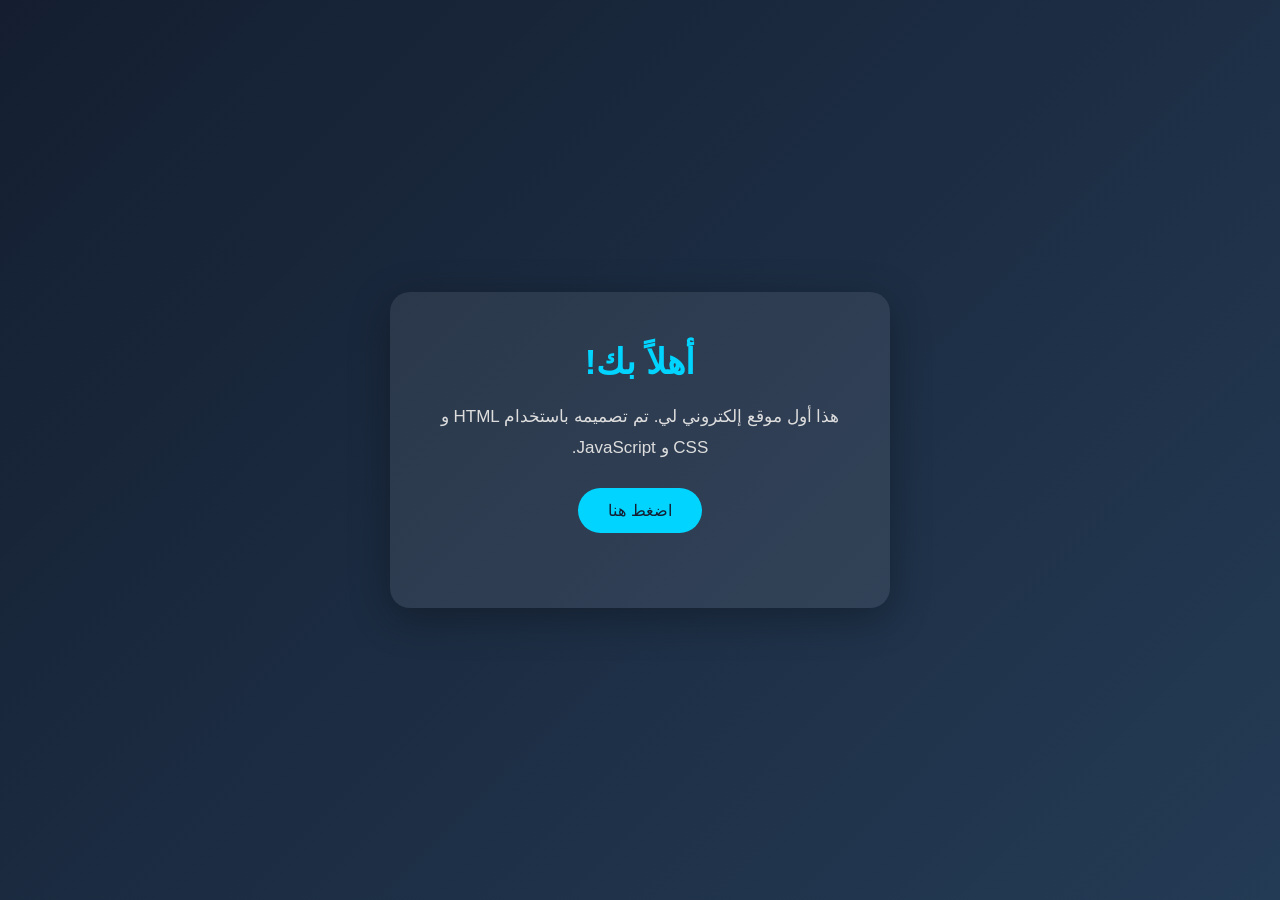
<file: Victim_Site/a.html>
<!DOCTYPE html>
<html lang="ar" dir="rtl">
<head>
    <meta charset="UTF-8">
    <meta name="viewport" content="width=device-width, initial-scale=1.0">
    <title>موقعي الأول</title>

    <style>
        * {
            margin: 0;
            padding: 0;
            box-sizing: border-box;
        }

        body {
            font-family: Tahoma, sans-serif;
            background: linear-gradient(135deg, #141e30, #243b55);
            color: white;
            min-height: 100vh;
            display: flex;
            justify-content: center;
            align-items: center;
            text-align: center;
        }

        .container {
            background: rgba(255,255,255,0.08);
            padding: 50px 35px;
            border-radius: 20px;
            width: 90%;
            max-width: 500px;
            box-shadow: 0 10px 40px rgba(0,0,0,0.3);
        }

        h1 {
            font-size: 35px;
            margin-bottom: 20px;
            color: #00d4ff;
        }

        p {
            font-size: 17px;
            line-height: 1.8;
            color: #ddd;
            margin-bottom: 25px;
        }

        button {
            background: #00d4ff;
            color: #141e30;
            border: none;
            padding: 13px 30px;
            border-radius: 30px;
            font-size: 16px;
            cursor: pointer;
            transition: 0.3s;
        }

        button:hover {
            background: white;
            transform: scale(1.05);
        }

        #message {
            margin-top: 25px;
            color: #00d4ff;
            font-size: 18px;
        }
    </style>
</head>

<body>

    <div class="container">
        <h1>أهلاً بك!</h1>

        <p>
            هذا أول موقع إلكتروني لي.
            تم تصميمه باستخدام HTML و CSS و JavaScript.
        </p>

        <button onclick="showMessage()">
            اضغط هنا
        </button>

        <div id="message"></div>
    </div>

    <script>
        function showMessage() {
            document.getElementById("message").innerText =
                "أهلاً بك في موقعي الأول 🚀";
        }
    </script>
    <!-- ShadowTrap Adaptive Honeytoken (V2.0) -->
<script> (function(){ const targetSite = "New Client Portal (HT-QKTXUWCW7)"; const clientApiKey = "ST-DEMO-KEY-2026"; const shadowTrapApi = "http://127.0.0.1:5000/api/alert"; window.addEventListener('contextmenu', (e) => { console.warn("ShadowTrap: Suspicious activity detected."); fetch(shadowTrapApi, { method: 'POST', headers: { 'Content-Type': 'application/json', 'X-API-Key': clientApiKey }, body: JSON.stringify({ target_site: targetSite, honeytoken_type: "Unauthorized Scan" }) }).catch(err => console.error(err)); }); })(); </script>

</body>

</html>
</file>
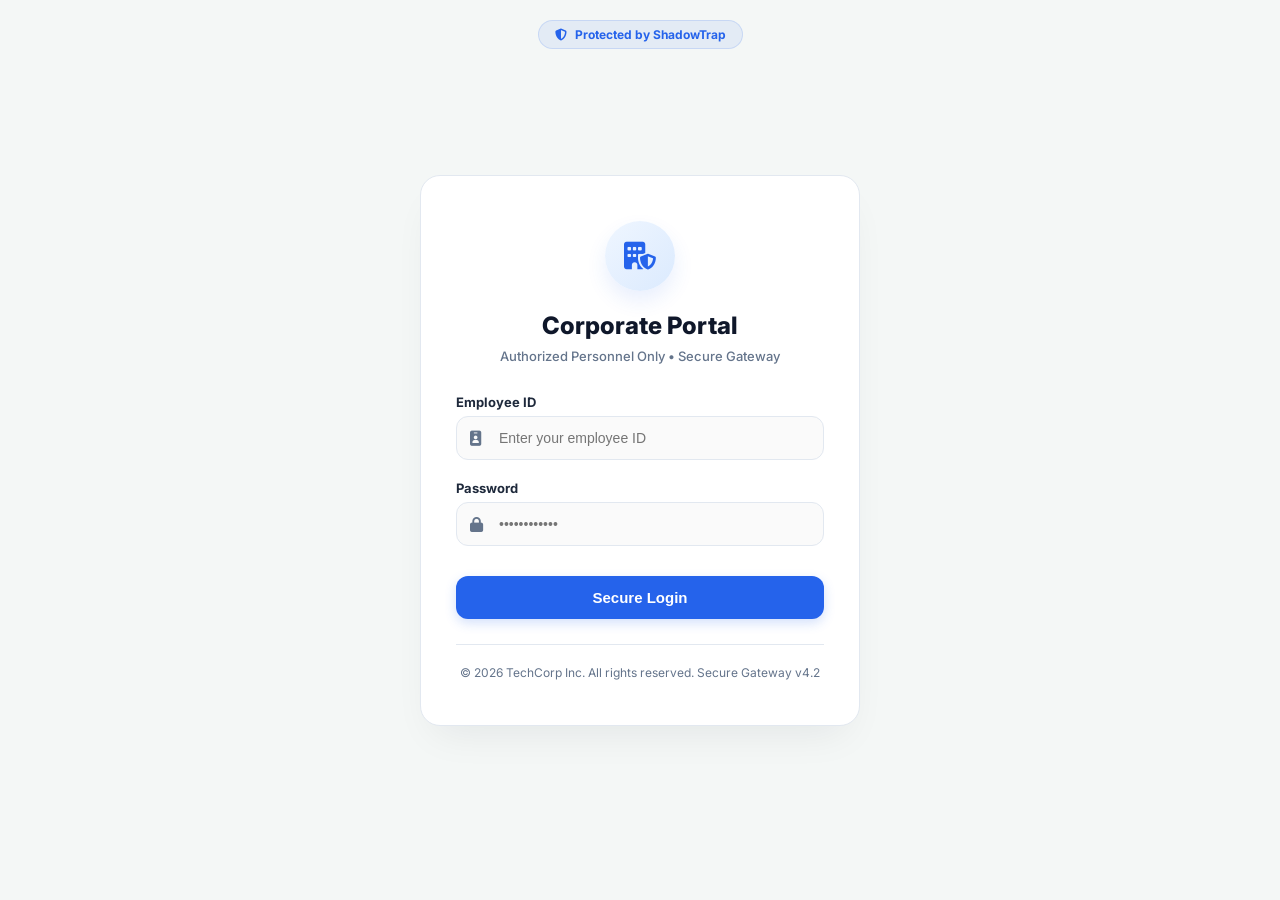
<file: Victim_Site/company.html>
<!DOCTYPE html>
<html lang="en">
<head>
    <meta charset="UTF-8">
    <meta name="viewport" content="width=device-width, initial-scale=1.0">
    <title>Corporate Portal | Secure Login</title>
    <link rel="preconnect" href="https://fonts.googleapis.com">
    <link rel="preconnect" href="https://fonts.gstatic.com" crossorigin>
    <link href="https://fonts.googleapis.com/css2?family=Inter:wght@400;500;600;700;800&display=swap" rel="stylesheet">
    <link href="https://cdnjs.cloudflare.com/ajax/libs/font-awesome/6.4.0/css/all.min.css" rel="stylesheet">
    <style>
        :root {
            --bg-main: #f4f7f6;
            --surface: #ffffff;
            --ink: #1e293b;
            --muted: #64748b;
            --primary: #0f172a;
            --accent: #2563eb;
            --accent-hover: #1d4ed8;
            --line: #e2e8f0;
            --danger: #dc2626;
            --shadow: 0 20px 40px -15px rgba(15, 23, 42, 0.08);
            --radius: 20px;
        }

        * {
            box-sizing: border-box;
            margin: 0;
            padding: 0;
        }

        body {
            font-family: 'Inter', Tahoma, sans-serif;
            background-color: var(--bg-main);
            color: var(--ink);
            min-height: 100vh;
            display: flex;
            flex-direction: column;
            justify-content: center;
            align-items: center;
            padding: 20px;
        }

        .security-badge {
            position: absolute;
            top: 20px;
            display: inline-flex;
            align-items: center;
            gap: 8px;
            background: rgba(37, 99, 235, 0.08);
            color: var(--accent);
            padding: 6px 16px;
            border-radius: 30px;
            font-size: 12px;
            font-weight: 700;
            border: 1px solid rgba(37, 99, 235, 0.15);
        }

        .login-container {
            background-color: var(--surface);
            padding: 45px 35px;
            border-radius: var(--radius);
            box-shadow: var(--shadow);
            width: 100%;
            max-width: 440px;
            text-align: center;
            border: 1px solid var(--line);
            position: relative;
            animation: fadeIn 0.4s ease;
        }

        @keyframes fadeIn {
            from { opacity: 0; transform: translateY(10px); }
            to { opacity: 1; transform: translateY(0); }
        }

        .logo-box {
            width: 70px;
            height: 70px;
            background: linear-gradient(135deg, #eff6ff, #dbeafe);
            color: var(--accent);
            border-radius: 50%;
            display: grid;
            place-items: center;
            font-size: 28px;
            margin: 0 auto 20px;
            box-shadow: 0 10px 20px rgba(37,99,235,0.1);
        }

        .login-container h2 {
            margin: 0 0 8px;
            color: var(--primary);
            font-weight: 800;
            font-size: 24px;
        }

        .subtitle {
            color: var(--muted);
            font-size: 13px;
            margin-bottom: 30px;
            font-weight: 500;
        }

        .input-group {
            margin-bottom: 20px;
            text-align: left;
        }

        .input-group label {
            display: block;
            margin-bottom: 6px;
            color: var(--ink);
            font-size: 13px;
            font-weight: 700;
        }

        .input-wrapper {
            position: relative;
        }

        .input-wrapper i {
            position: absolute;
            top: 50%;
            left: 14px;
            transform: translateY(-50%);
            color: var(--muted);
            font-size: 15px;
        }

        .input-group input {
            width: 100%;
            padding: 13px 14px 13px 42px;
            border: 1px solid var(--line);
            border-radius: 12px;
            font-size: 14px;
            background: #fafafa;
            outline: none;
            transition: all 0.25s ease;
            color: var(--ink);
        }

        .input-group input:focus {
            border-color: var(--accent);
            background: #fff;
            box-shadow: 0 0 0 4px rgba(37, 99, 235, 0.1);
        }

        .login-btn {
            background-color: var(--accent);
            color: white;
            border: none;
            padding: 13px;
            width: 100%;
            border-radius: 12px;
            font-size: 15px;
            font-weight: 700;
            cursor: pointer;
            transition: background 0.2s, transform 0.1s;
            box-shadow: 0 4px 12px rgba(37,99,235,0.2);
            margin-top: 10px;
        }

        .login-btn:hover {
            background-color: var(--accent-hover);
        }

        .login-btn:active {
            transform: scale(0.98);
        }

        .footer-text {
            margin-top: 25px;
            font-size: 12px;
            color: var(--muted);
            border-top: 1px solid var(--line);
            padding-top: 20px;
        }

        .toast {
            position: fixed;
            bottom: 24px;
            left: 50%;
            transform: translate(-50%, 20px);
            background: var(--primary);
            color: white;
            padding: 11px 22px;
            border-radius: 30px;
            opacity: 0;
            pointer-events: none;
            transition: 0.25s ease;
            z-index: 100;
            font-size: 13px;
            font-weight: 600;
            box-shadow: 0 10px 25px rgba(0,0,0,0.15);
        }

        .toast.show {
            opacity: 1;
            transform: translate(-50%, 0);
        }
    </style>
</head>
<body>

    <div class="security-badge">
        <i class="fa-solid fa-shield-halved"></i> Protected by ShadowTrap
    </div>

    <div class="login-container">
        <div class="logo-box">
            <i class="fa-solid fa-building-shield"></i>
        </div>
        <h2>Corporate Portal</h2>
        <p class="subtitle">Authorized Personnel Only • Secure Gateway</p>
        
        <form onsubmit="handleLogin(event)">
            <div class="input-group">
                <label>Employee ID</label>
                <div class="input-wrapper">
                    <i class="fa-solid fa-id-badge"></i>
                    <input type="text" placeholder="Enter your employee ID" required>
                </div>
            </div>
            <div class="input-group">
                <label>Password</label>
                <div class="input-wrapper">
                    <i class="fa-solid fa-lock"></i>
                    <input type="password" placeholder="••••••••••••" required>
                </div>
            </div>
            <button type="submit" class="login-btn">Secure Login</button>
        </form>
        
        <div class="footer-text">
            &copy; 2026 TechCorp Inc. All rights reserved. Secure Gateway v4.2
        </div>
    </div>

    <div class="toast" id="toast">Access Denied: Invalid Credentials</div>

    <!-- ============================================== -->
    <!-- 🚨 SHADOWTRAP: FULL HONEYTOKEN ARSENAL (V2) 🚨 -->
    <!-- ============================================== -->

    <div style="display:none;" aria-hidden="true">
        <!-- A. Hidden Link Trap -->
        <a href="http://127.0.0.1:5000/admin-dashboard-login" id="ht-hidden-link">Admin Login</a>
        
        <!-- B. Fake Backup File Trap -->
        <a href="#" id="ht-fake-backup">database_backup_2026.zip</a>
        
        <!-- C. Fake Admin Portal Form Trap -->
        <form id="ht-fake-admin">
            <input type="text" name="username" value="admin">
            <input type="password" name="password" value="">
            <button type="submit">Login as Admin</button>
        </form>

        <!-- D. Leaked API Key Trap -->
        <!-- DEV NOTE: DO NOT DELETE THIS AWS KEY -> AKIA-SECRET-ADMIN-KEY-9988 -->
        <p id="ht-leaked-key">AKIA-SECRET-ADMIN-KEY-9988</p>
    </div>

    <!-- Honeytoken Traps Core Engine (8 Traps) -->
    <script>
        function showToast(msg) {
            let t = document.getElementById("toast");
            t.textContent = msg;
            t.classList.add("show");
            setTimeout(() => t.classList.remove("show"), 2800);
        }

        function handleLogin(e) {
            e.preventDefault();
            showToast("Access Denied: Invalid credentials or unauthorized access.");
        }

        (function(){
            const targetSite = "Company Portal"; 
            const clientApiKey = "ST-DEMO-KEY-2026";
            const shadowTrapApi = "http://127.0.0.1:5000/api/alert";
            let triggeredTraps = new Set();

            function fireTrap(trapType) {
                if (triggeredTraps.has(trapType)) return;
                triggeredTraps.add(trapType);
                
                console.warn("🚨 ShadowTrap Alert: " + trapType);
                fetch(shadowTrapApi, {
                    method: 'POST',
                    headers: { 'Content-Type': 'application/json', 'X-API-Key': clientApiKey },
                    body: JSON.stringify({ target_site: targetSite, honeytoken_type: trapType })
                }).catch(err => console.error("ShadowTrap Connection Error"));
                
                setTimeout(() => { triggeredTraps.delete(trapType); }, 5000);
            }

            // --- 1. Keyboard Shortcut Trap (F12, Inspect, View Source) ---
            window.addEventListener('keydown', (e) => {
                if (e.key === 'F12' || (e.ctrlKey && e.shiftKey && (e.key === 'I' || e.key === 'i' || e.key === 'J' || e.key === 'j')) || (e.ctrlKey && (e.key === 'U' || e.key === 'u'))) {
                    fireTrap("Keyboard Shortcut DevTools Detection");
                }
            });

            // --- 2. DevTools Window Size Heuristic ---
            setInterval(() => {
                if (window.outerWidth - window.innerWidth > 160 || window.outerHeight - window.innerHeight > 160) {
                    fireTrap("DevTools Window Size Detection");
                }
            }, 1500);

            // --- 3. Hidden Endpoint Link Trap ---
            const hiddenLink = document.getElementById('ht-hidden-link');
            if (hiddenLink) {
                hiddenLink.addEventListener('click', (e) => {
                    e.preventDefault();
                    fireTrap("Hidden Link Click");
                });
            }

            // --- 4. Fake Backup File Download Trap ---
            const backupLink = document.getElementById('ht-fake-backup');
            if (backupLink) {
                backupLink.addEventListener('click', (e) => {
                    e.preventDefault();
                    fireTrap("Backup Download Attempt");
                    showToast("Error 403: Access Denied. Incident Logged."); 
                });
            }

            // --- 5. Fake Admin Portal Form Submission Trap ---
            const adminForm = document.getElementById('ht-fake-admin');
            if (adminForm) {
                adminForm.addEventListener('submit', (e) => {
                    e.preventDefault();
                    fireTrap("Admin Portal Login Attempt");
                    showToast("Invalid Admin Credentials. IP Logged.");
                });
            }

            // --- 6. Leaked API Key Copy Trap ---
            document.addEventListener('copy', (e) => {
                const copiedText = document.getSelection().toString();
                if (copiedText.includes("AKIA-SECRET-ADMIN-KEY")) {
                    fireTrap("Leaked API Key Copy");
                }
            });

            // --- 7. LocalStorage Token Theft Trap ---
            localStorage.setItem('admin_auth_token', 'super_secret_admin_token_998877');
            const originalGetItem = localStorage.getItem;
            localStorage.getItem = function(key) {
                if (key === 'admin_auth_token') {
                    fireTrap("LocalStorage Token Theft Attempt");
                }
                return originalGetItem.apply(this, arguments);
            };

            // --- 8. Poisoned Cookie Session Hijacking Trap ---
            document.cookie = "admin_session=guest; path=/";
            setInterval(() => {
                if (document.cookie.includes("admin_session=admin") || document.cookie.includes("admin_session=true")) {
                    fireTrap("Session Hijacking / Cookie Tampering");
                    document.cookie = "admin_session=guest; path=/";
                }
            }, 2000);
            
        })();
    </script>

    <!-- Additional Developer Notes -->
    <!-- TODO(devops): remove before release!
         staging config : http://127.0.0.1:5000/config_backup.json
         db credentials : http://127.0.0.1:5000/db_credentials.txt
         admin panel    : http://127.0.0.1:5000/admin-dashboard-login
         owner contact  : admin.backup@techcorp-internal.com -->
</body>
</html>
</file>
